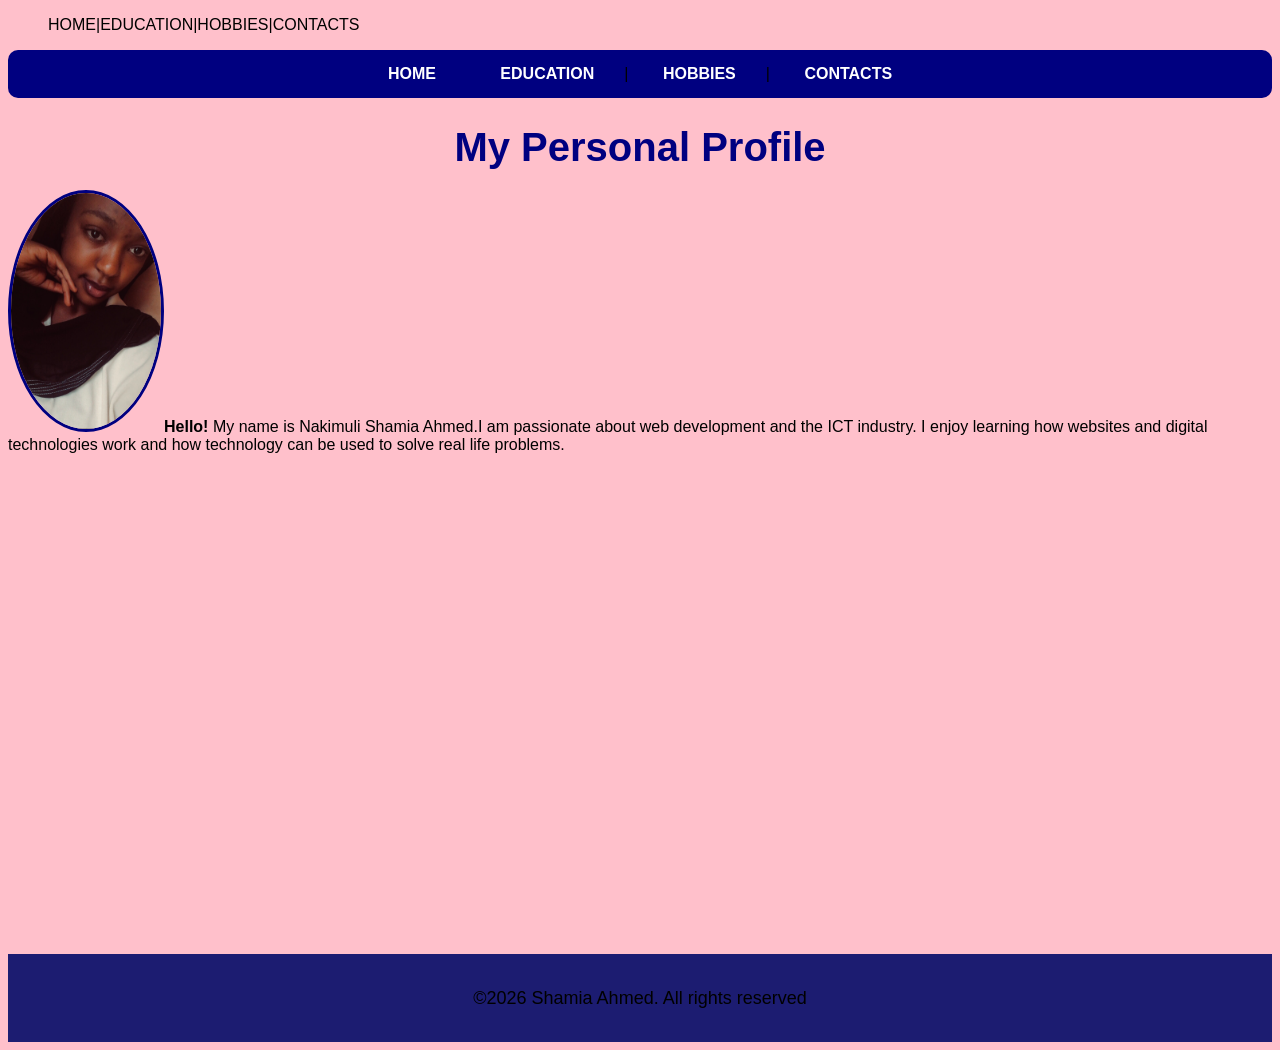
<file: KIMULI/index.html>
<!DOCTYPE html>
<html>
    <head>
        <title>My Personal Profile</title>
        <link rel="stylesheet"  href="my style.css"
    </head>
    <body>
        <MENU>HOME|EDUCATION|HOBBIES|CONTACTS</MENU>
      <nav>
        <a href="index.html">HOME</a>
            <a href="education.html">EDUCATION</a>|
            <a href="hobbies.html">HOBBIES</a>|
            <a href="contacts.html">CONTACTS</a>
      </nav>

        <h1><b>My Personal Profile</b></h1>
        <img src="shami.jpg"width="150"
        <p><b>Hello!</b> My name is <span name="shamia">Nakimuli Shamia Ahmed</span>.I am passionate about web development and the ICT industry.
        I enjoy learning how websites and digital technologies work and how technology can be used to solve real life problems.
    </p>
   
    <footer><p>&copy;2026 <span name="shamia">Shamia Ahmed.</span> All rights reserved</p></footer>
    </body>
</html>
</file>
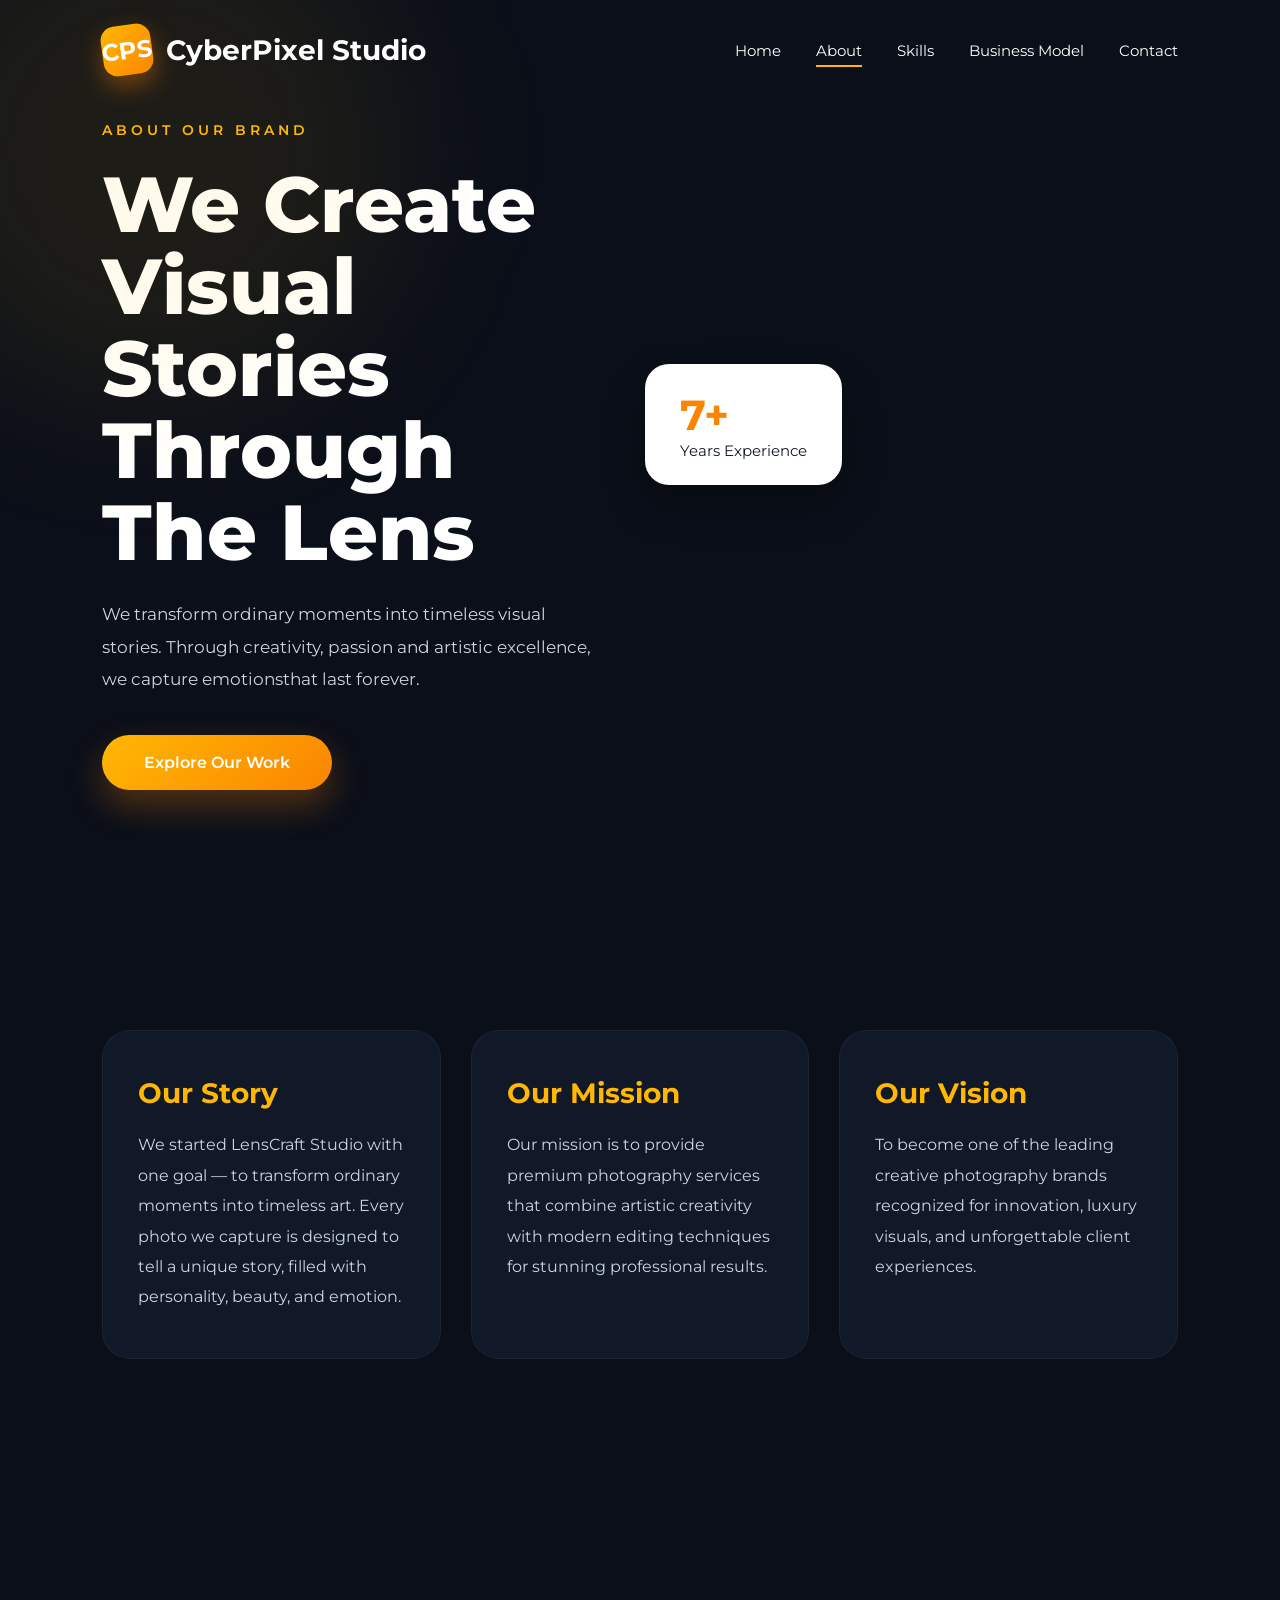
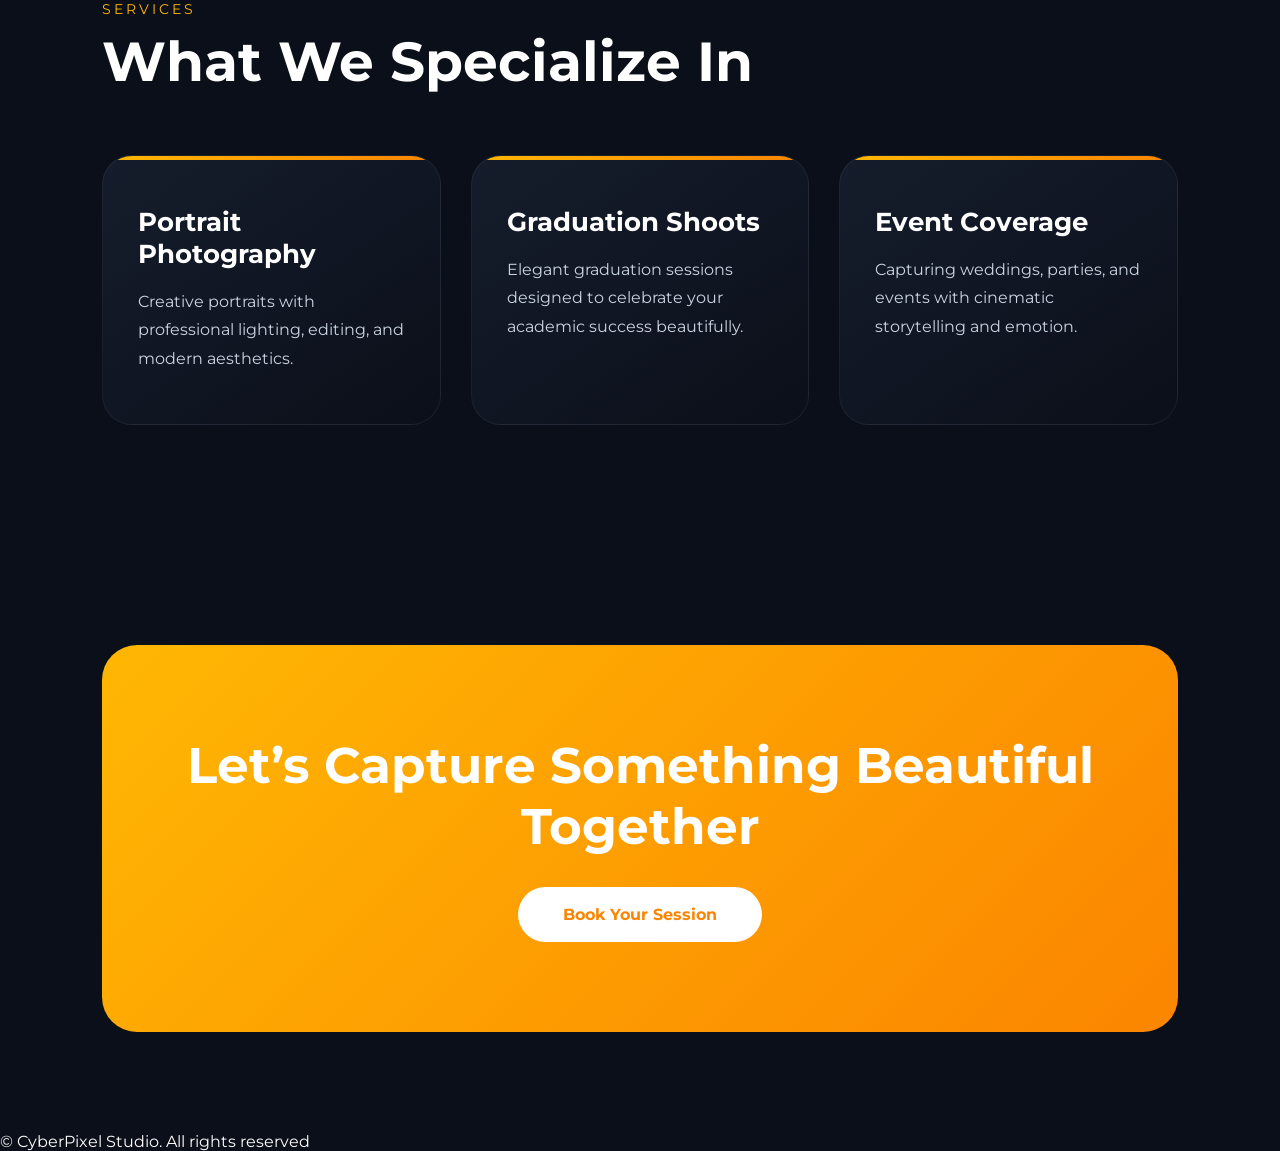
<file: finale/about.html>
<!DOCTYPE html>
<html lang="en">
<head>
    <meta charset="UTF-8" />
    <meta name="viewport" content="width=device-width, initial-scale=1.0"/>
    <title>About Us | CyberPixel Studio</title>

    <!-- Google Font -->
    <link href="https://fonts.googleapis.com/css2?family=Montserrat:wght@300;400;500;600;700;800&display=swap" rel="stylesheet">

    <!-- CSS -->
    <link rel="stylesheet" href="about.css">
</head>
<body>

    <!-- NAVIGATION -->
    <header>
        <nav class="navbar">

            <div class="logo">
                <div class="logo-box">CPS</div>
                <h2>CyberPixel Studio</h2>
            </div>

            <ul class="nav-links">
                <li><a href="index.html">Home</a></li>
                <li><a class="active" href="about.html">About</a></li>
                <li><a href="skills.html">Skills</a></li>
                <li><a href="business model.html">Business Model</a></li>
                <li><a href="contact.html">Contact</a></li>
            </ul>

        </nav>
    </header>

    <!-- HERO SECTION -->
    <section class="hero">

        <div class="hero-text">

            <span class="mini-title">ABOUT OUR BRAND</span>

            <h1>
                We Create <br>
                Visual Stories <br>
                Through The Lens
            </h1>

            <p>
                We transform ordinary moments into timeless visual stories.
                Through creativity, passion and artistic excellence, we capture emotionsthat last forever.
            </p>

            <a href="skills.html" class="hero-btn">Explore Our Work</a>

        </div>

        <div class="hero-image">



            <div class="experience-box">
                <h2>7+</h2>
                <span>Years Experience</span>
            </div>

        </div>

    </section>

    <!-- MIDDLE SECTION -->
    <section class="story-section">

        <div class="story-card">
            <h2>Our Story</h2>

            <p>
                We started LensCraft Studio with one goal —
                to transform ordinary moments into timeless art.
                Every photo we capture is designed to tell a unique story,
                filled with personality, beauty, and emotion.
            </p>
        </div>

        <div class="story-card">
            <h2>Our Mission</h2>

            <p>
                Our mission is to provide premium photography services
                that combine artistic creativity with modern editing
                techniques for stunning professional results.
            </p>
        </div>

        <div class="story-card">
            <h2>Our Vision</h2>

            <p>
                To become one of the leading creative photography brands
                recognized for innovation, luxury visuals,
                and unforgettable client experiences.
            </p>
        </div>

    </section>

    <!-- SERVICES -->
    <section class="services">

        <div class="services-title">
            <span>SERVICES</span>
            <h2>What We Specialize In</h2>
        </div>

        <div class="services-grid">

            <div class="service-box">
                <h3>Portrait Photography</h3>
                <p>
                    Creative portraits with professional lighting,
                    editing, and modern aesthetics.
                </p>
            </div>

            <div class="service-box">
                <h3>Graduation Shoots</h3>
                <p>
                    Elegant graduation sessions designed to celebrate
                    your academic success beautifully.
                </p>
            </div>

            <div class="service-box">
                <h3>Event Coverage</h3>
                <p>
                    Capturing weddings, parties, and events with
                    cinematic storytelling and emotion.
                </p>
            </div>

        </div>

    </section>

    <!-- CTA -->
    <section class="cta">

        <h2>Let’s Capture Something Beautiful Together</h2>

        <a href="contact.html" class="cta-btn">Book Your Session</a>

    </section>
    <footer>
        <p>
            &copy; CyberPixel Studio. All rights reserved
        </p>
    </footer>

</body>
</html>
</file>
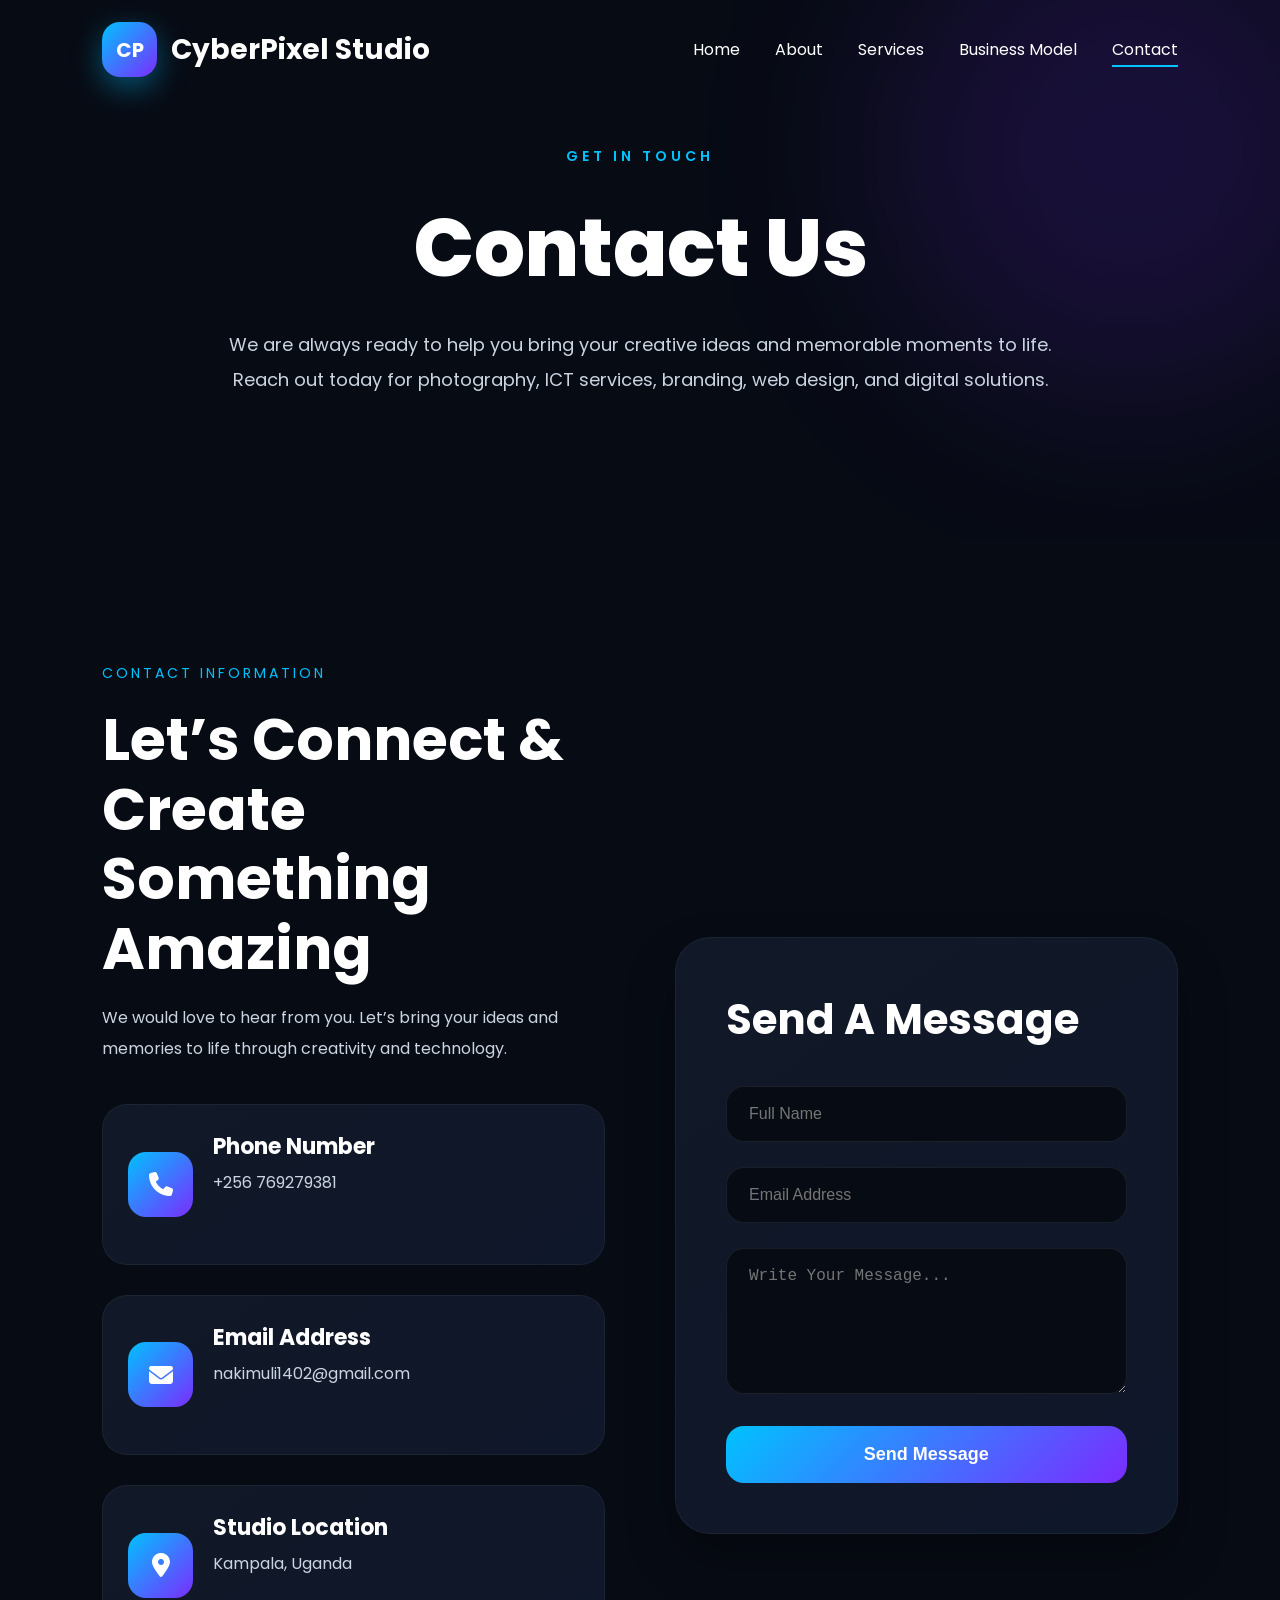
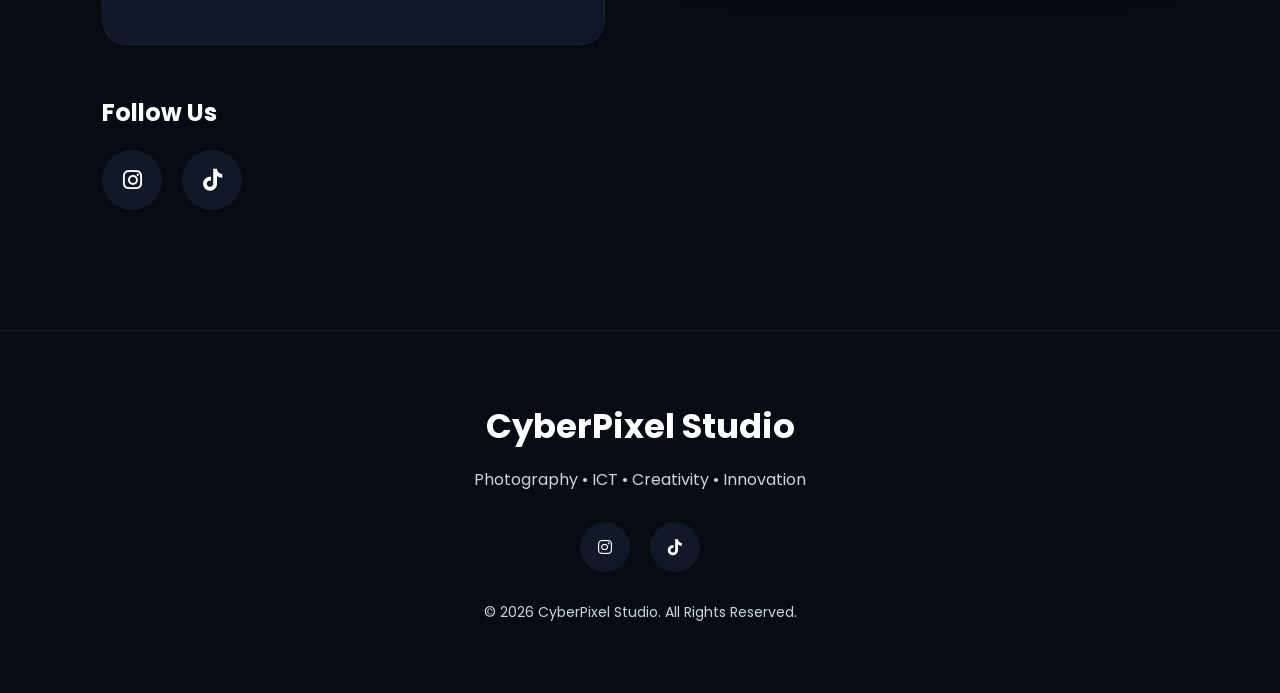
<file: finale/contact.html>
<!DOCTYPE html>
<html lang="en">
<head>
    <meta charset="UTF-8">
    <meta name="viewport" content="width=device-width, initial-scale=1.0">
    <title>Contact Us | CyberPixel Studio</title>

    <!-- GOOGLE FONT -->
    <link href="https://fonts.googleapis.com/css2?family=Poppins:wght@300;400;500;600;700;800&display=swap" rel="stylesheet">

    <!-- FONT AWESOME -->
    <link rel="stylesheet"
    href="https://cdnjs.cloudflare.com/ajax/libs/font-awesome/6.5.1/css/all.min.css">

    <!-- CSS -->
    <link rel="stylesheet" href="contacts.css">

</head>
<body>

    <!-- ================= NAVBAR ================= -->

    <header>

        <nav class="navbar">

            <div class="logo">

                <div class="logo-box">CP</div>

                <h2>CyberPixel Studio</h2>

            </div>

            <ul class="nav-links">

                <li><a href="index.html">Home</a></li>
                <li><a href="about.html">About</a></li>
                <li><a href="skills.html">Services</a></li>
                <li><a href="business model.html">Business Model</a></li>
                <li><a class="active" href="contact.html">Contact</a></li>

            </ul>

        </nav>

    </header>

    <!-- ================= HERO SECTION ================= -->

    <section class="hero">

        <div class="hero-content">

            <span class="mini-title">
                GET IN TOUCH
            </span>

            <h1>Contact Us</h1>

            <p>
                We are always ready to help you bring your
                creative ideas and memorable moments to life.
                Reach out today for photography, ICT services,
                branding, web design, and digital solutions.
            </p>

        </div>

    </section>

    <!-- ================= CONTACT SECTION ================= -->

    <section class="contact-section">

        <!-- LEFT SIDE -->

        <div class="contact-info">

            <span>CONTACT INFORMATION</span>

            <h2>
                Let’s Connect & Create Something Amazing
            </h2>

            <p>
                We would love to hear from you.
                Let’s bring your ideas and memories
                to life through creativity and technology.
            </p>

            <!-- PHONE -->

            <div class="info-box">

                <div class="info-icon">
                    <i class="fa-solid fa-phone"></i>
                </div>

                <div>
                    <h3>Phone Number</h3>
                    <p>+256 769279381</p>
                </div>

            </div>

            <!-- EMAIL -->

            <div class="info-box">

                <div class="info-icon">
                    <i class="fa-solid fa-envelope"></i>
                </div>

                <div>
                    <h3>Email Address</h3>
                    <p>nakimuli1402@gmail.com</p>
                </div>

            </div>

            <!-- LOCATION -->

            <div class="info-box">

                <div class="info-icon">
                    <i class="fa-solid fa-location-dot"></i>
                </div>

                <div>
                    <h3>Studio Location</h3>
                    <p>Kampala, Uganda</p>
                </div>

            </div>

            <!-- SOCIAL MEDIA -->

            <div class="social-media">

                <h3>Follow Us</h3>

                <div class="social-links">

                    <!-- INSTAGRAM -->

                    <a href="https://www.instagram.com/shermier2289?igsh=MXJiZHk2dTJ1MGl6bA%3D%3D&utm_source=qr"
                    target="_blank">

                        <i class="fa-brands fa-instagram"></i>

                    </a>

                    <!-- TIKTOK -->

                    <a href="https://www.tiktok.com/@mier2289?_r=1&_t=ZS-96Uf1cAhiP1"
                    target="_blank">

                        <i class="fa-brands fa-tiktok"></i>

                    </a>

                </div>

            </div>

        </div>

        <!-- RIGHT SIDE -->

        <div class="contact-form-container">

            <form class="contact-form">

                <h2>Send A Message</h2>

                <!-- FULL NAME -->

                <div class="input-group">

                    <input type="text"
                    placeholder="Full Name"
                    required>

                </div>

                <!-- EMAIL -->

                <div class="input-group">

                    <input type="email"
                    placeholder="Email Address"
                    required>

                </div>

                <!-- MESSAGE -->

                <div class="input-group">

                    <textarea
                    rows="6"
                    placeholder="Write Your Message..."
                    required></textarea>

                </div>

                <!-- BUTTON -->

                <button type="submit"
                class="submit-btn">

                    Send Message

                </button>

            </form>

        </div>

    </section>

    <!-- ================= FOOTER ================= -->

    <footer>

        <div class="footer-content">

            <h2>CyberPixel Studio</h2>

            <p>
                Photography • ICT • Creativity • Innovation
            </p>

            <div class="footer-socials">

                <a href="https://www.instagram.com/shermier2289?igsh=MXJiZHk2dTJ1MGl6bA%3D%3D&utm_source=qr"
                target="_blank">

                    <i class="fa-brands fa-instagram"></i>

                </a>

                <a href="https://www.tiktok.com/@mier2289?_r=1&_t=ZS-96Uf1cAhiP1"
                target="_blank">

                    <i class="fa-brands fa-tiktok"></i>

                </a>

            </div>

            <p class="copyright">
                © 2026 CyberPixel Studio. All Rights Reserved.
            </p>

        </div>

    </footer>

</body>
</html>
</file>
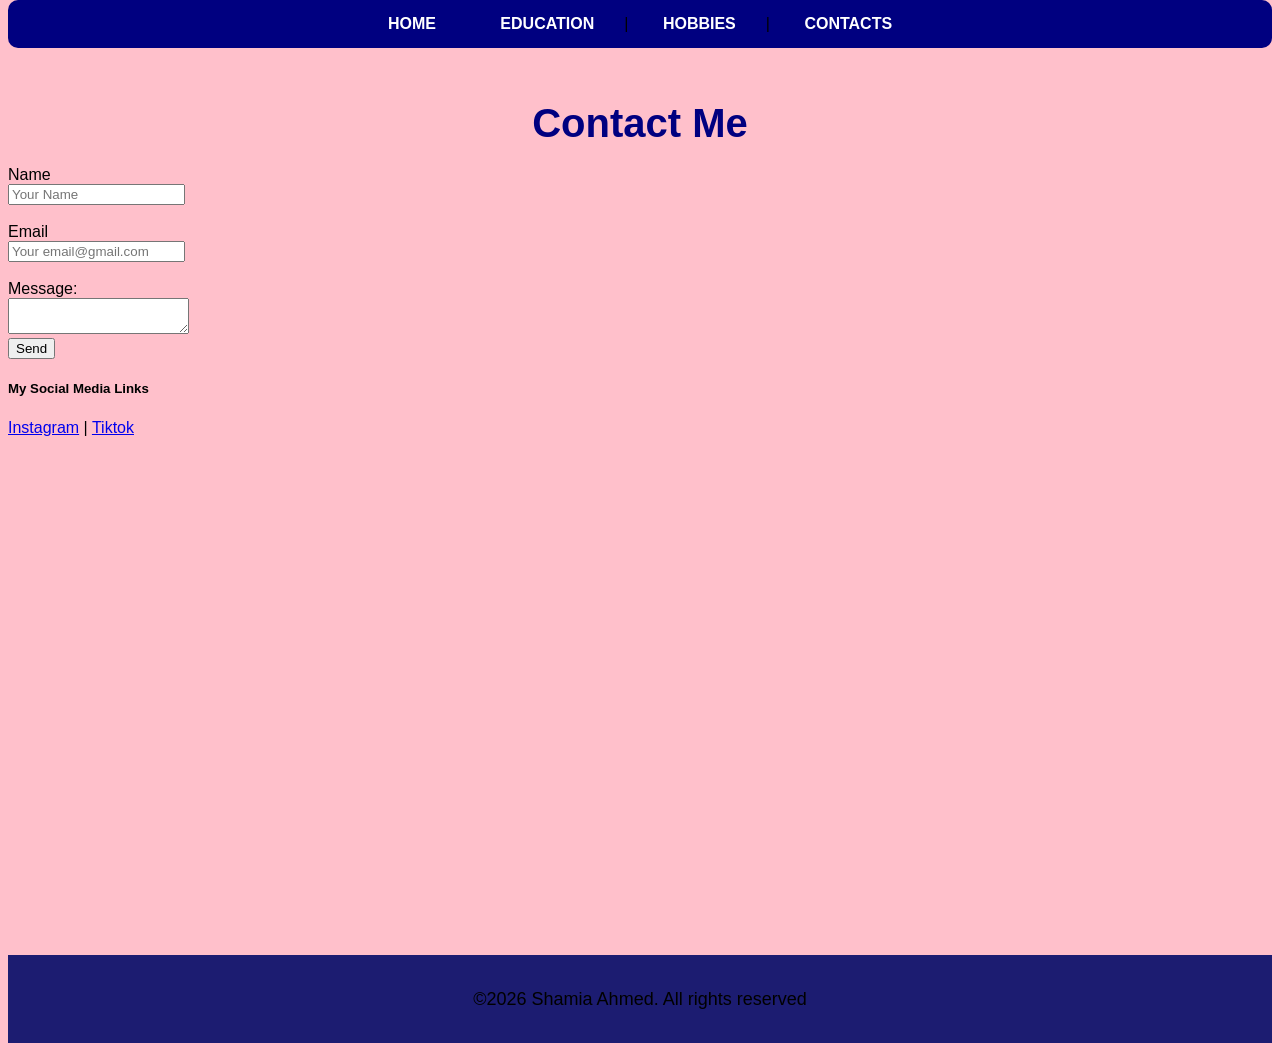
<file: KIMULI/contacts.html>
<!DOCTYPE html>
<html>
    <head>
        <title>My Personal Profile</title>
        <link rel="stylesheet" href="my style.css"
    </head>
    <body>
       
      <nav>
        <a href="index.html">HOME</a>
            <a href="education.html">EDUCATION</a>|
            <a href="hobbies.html">HOBBIES</a>|
            <a href="contacts.html">CONTACTS</a>
      </nav>


    
    <h4><b>Contact Me</b></h4>
    <form>
        <label>Name</label><br>
        <input type="text" placeholder="Your Name"><br><br>
    </form>
    <form>
        <label>Email</label><br>
        <input type="text" placeholder="Your email@gmail.com"><br><br>
    </form>
    <form>
        <label>Message:</label><br>
        <textarea id="Message" name="Message"></textarea>
        <br>
        <button type="submit">Send</button>
    </form>
    <h5><b>My Social Media Links</b></h5>
    <a href="https://www.instagram.com/shermier2289?igsh=MXJiZHk2dTJ1MGl6bA%3D%3D&utm_source=qr">Instagram</a> |
    <a href="https://www.tiktok.com/@mier2289?_r=1&_t=ZS-96K9iyJr9UN">Tiktok</a>
    <br><br>
    <footer><p>&copy;2026 <span name="shamia">Shamia Ahmed</span>. All rights reserved</p></footer>
    </body>
</html>
</file>
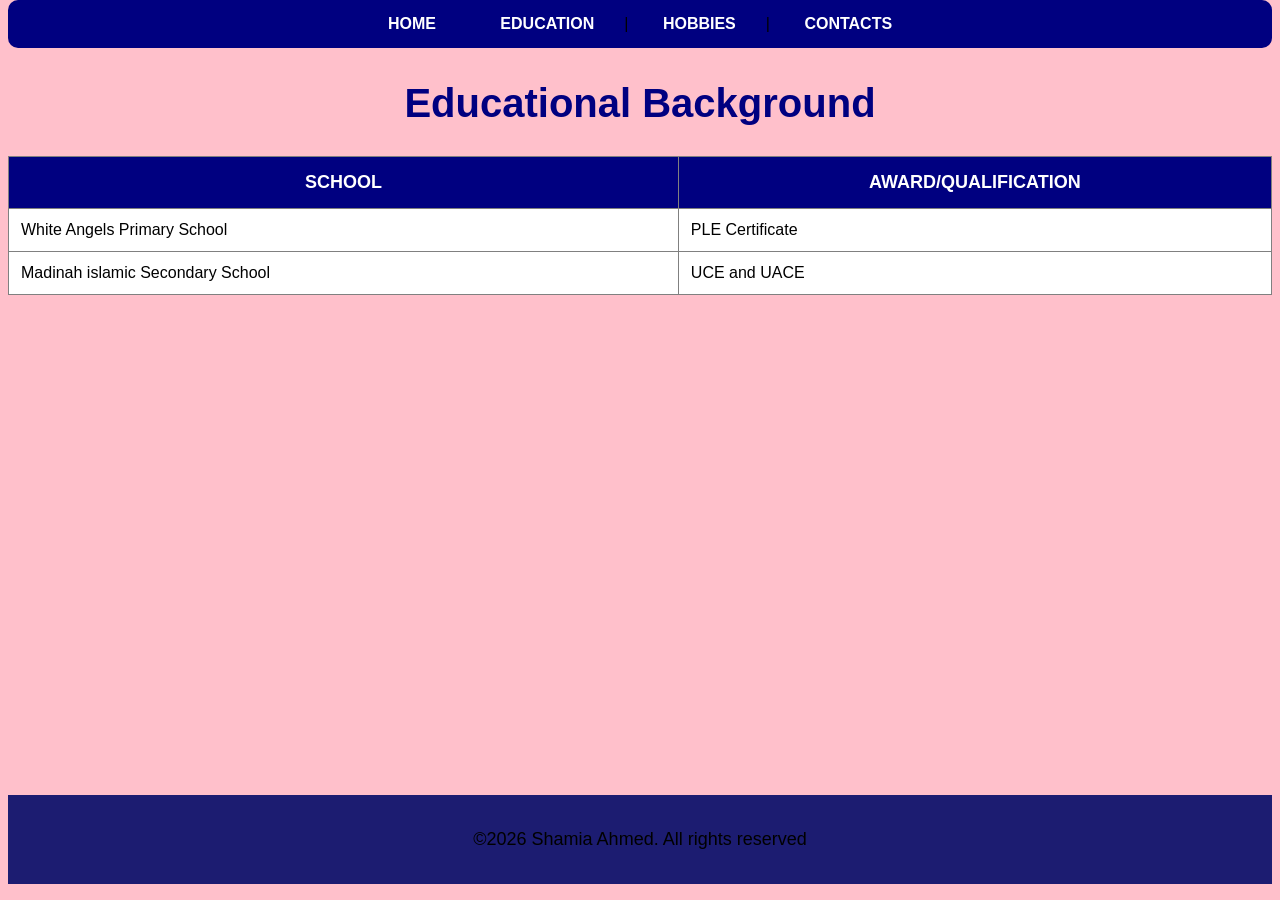
<file: KIMULI/education.html>
<!DOCTYPE html>
<html>
    <head>
        <title>My Personal Profile</title>
        <link rel="stylesheet"  href="my style.css"
    </head>
    <body>
      <nav>
        <a href="index.html">HOME</a>
            <a href="education.html">EDUCATION</a>|
            <a href="hobbies.html">HOBBIES</a>|
            <a href="contacts.html">CONTACTS</a>
      </nav>

       
    <h2><b>Educational Background</b></h2>
    <table border="1" cellpadding="5" cellspacing="0">
        <tr>
            <th>
                SCHOOL
            </th>
            <th>AWARD/QUALIFICATION</th>
        </tr>
        <tr>
            <td>
                White Angels Primary School
            </td>
            <td>
                PLE Certificate
            </td>
            </tr>
            <tr>
                <td>
                    Madinah islamic Secondary School
                </td>
                <td>UCE and UACE</td>
            </tr>
        
    </table>
   
    <footer><p>&copy;2026 <span name="shamia">Shamia Ahmed</span>. All rights reserved</p></footer>
    </body>
</html>
</file>
<file: KIMULI/my style.css>
body {
    margin-top: 0;
     font-family: Arial,  sans-serif;
    background-color: pink;
    padding:0;
}
/*navigation bar*/

nav{
    background-color: navy;
    padding: 15px;
    text-align: center;

   
    border-radius: 10px;
    
} 
nav a{
    color:white;
    font-size: 18xp;
    font-family: Arial, Helvetica, sans-serif;
    transition: 0.3s;
    text-decoration: none;
    margin: 15px;
    font-weight: bold;
    padding: 10px 15px;
    border-radius: 5px;
    
}
a:hover{
    background-color: hotpink;
    color: white;
    /*main content*/
    
}
h1,h2,h3,h4{
    font-size: 40px;
    color: navy;
    text-align: center;
    margin-bottom: 20px;

}
/*Profile section*/
.profile{
    display: flex;
    align-items: center;
    gap: 30px;
    margin-top: 30px;

}
 img{
    
    border-radius: calc(50%);
    border: 3px solid navy;
    

}
/*paragraph*/
p{
    font-size: 18px;
    line-height: 1.8;
    color: black;

}
/*table styling*/
table{
    width: 100%;
    border-collapse:collapse;
    margin-top: 30px;
    background-color: white;

}
th{
    background-color: navy;
    color: white;
    padding: 15px;
    font-size: 18px;


}
td{padding: 12px;
border: 1px solid gray;
}
trnth-child(even){
    background-color: lightgray;
}
/*footer*/
footer{
    text-align: center;
    margin-top:500px;
    background-color: rgb(28, 28, 113);
    color:white;
    padding:10px;
}
</file>
<file: finale/about.css>
*{
    margin: 0;
    padding: 0;
    box-sizing: border-box;
}

body{
    font-family: 'Montserrat', sans-serif;
    background: #0b0f19;
    color: white;
    overflow-x: hidden;
}

/* NAVBAR */

.navbar{
    width: 100%;
    padding: 25px 8%;
    display: flex;
    justify-content: space-between;
    align-items: center;
    position: absolute;
    z-index: 1000;
}

.logo{
    display: flex;
    align-items: center;
    gap: 14px;
}

.logo-box{
    width: 50px;
    height: 50px;
    background: linear-gradient(135deg,#ffb703,#fb8500);
    display: flex;
    justify-content: center;
    align-items: center;
    border-radius: 14px;
    font-size: 24px;
    font-weight: 700;
    color: white;
    transform: rotate(-8deg);
    box-shadow: 0 10px 25px rgba(251,133,0,0.4);
}

.logo h2{
    font-size: 28px;
    font-weight: 700;
}

.nav-links{
    display: flex;
    list-style: none;
    gap: 35px;
}

.nav-links a{
    text-decoration: none;
    color: white;
    font-size: 15px;
    transition: 0.4s;
    position: relative;
}

.nav-links a::after{
    content: '';
    position: absolute;
    width: 0;
    height: 2px;
    background: #ffb703;
    left: 0;
    bottom: -7px;
    transition: 0.4s;
}

.nav-links a:hover::after,
.nav-links .active::after{
    width: 100%;
}

.nav-links a:hover{
    color: #ffb703;
}

/* HERO */

.hero{
    min-height: 100vh;
    display: grid;
    grid-template-columns: repeat(2,1fr);
    align-items: center;
    padding: 120px 8%;
    gap: 70px;
    position: relative;
}

/* BACKGROUND GLOW */

.hero::before{
    content: '';
    position: absolute;
    width: 500px;
    height: 500px;
    background: rgba(255,183,3,0.08);
    border-radius: 50%;
    top: -100px;
    left: -100px;
    filter: blur(80px);
}

/* HERO TEXT */

.mini-title{
    color: #ffb703;
    letter-spacing: 4px;
    font-size: 14px;
    font-weight: 600;
}

.hero-text h1{
    font-size: 78px;
    line-height: 1.05;
    margin: 25px 0;
    font-weight: 800;
    animation: slideUp 1.2s ease;
}

.hero-text p{
    color: #cbd5e1;
    line-height: 1.9;
    font-size: 17px;
    max-width: 600px;
    margin-bottom: 40px;
}

.hero-btn{
    display: inline-block;
    padding: 18px 42px;
    background: linear-gradient(135deg,#ffb703,#fb8500);
    color: white;
    text-decoration: none;
    border-radius: 60px;
    font-weight: 600;
    transition: 0.4s;
    box-shadow: 0 15px 35px rgba(251,133,0,0.3);
}

.hero-btn:hover{
    transform: translateY(-6px) scale(1.03);
}

/* HERO IMAGE */

.hero-image{
    position: relative;
    animation: float 5s ease-in-out infinite;
}

.hero-image img{
    width: 100%;
    border-radius: 30px;
    object-fit: cover;
    box-shadow: 0 25px 50px rgba(0,0,0,0.5);
}

/* EXPERIENCE BOX */

.experience-box{
    position: absolute;
    bottom: -30px;
    left: -30px;
    background: white;
    color: #111827;
    padding: 25px 35px;
    border-radius: 24px;
    box-shadow: 0 20px 40px rgba(0,0,0,0.3);
}

.experience-box h2{
    font-size: 42px;
    color: #fb8500;
}

.experience-box span{
    font-size: 15px;
}

/* STORY SECTION */

.story-section{
    padding: 120px 8%;
    display: grid;
    grid-template-columns: repeat(3,1fr);
    gap: 30px;
}

.story-card{
    background: #111827;
    padding: 45px 35px;
    border-radius: 28px;
    transition: 0.4s;
    border: 1px solid rgba(255,255,255,0.05);
}

.story-card:hover{
    transform: translateY(-12px);
    background: linear-gradient(180deg,#1f2937,#111827);
}

.story-card h2{
    font-size: 28px;
    margin-bottom: 20px;
    color: #ffb703;
}

.story-card p{
    color: #cbd5e1;
    line-height: 1.9;
}

/* SERVICES */

.services{
    padding: 120px 8%;
}

.services-title span{
    color: #ffb703;
    letter-spacing: 3px;
    font-size: 14px;
}

.services-title h2{
    font-size: 55px;
    margin-top: 10px;
    margin-bottom: 60px;
}

.services-grid{
    display: grid;
    grid-template-columns: repeat(3,1fr);
    gap: 30px;
}

.service-box{
    padding: 50px 35px;
    border-radius: 30px;
    background:
    linear-gradient(145deg,#151d2c,#0b0f19);
    border: 1px solid rgba(255,255,255,0.06);
    transition: 0.5s;
    position: relative;
    overflow: hidden;
}

.service-box::before{
    content: '';
    position: absolute;
    width: 100%;
    height: 4px;
    background: linear-gradient(90deg,#ffb703,#fb8500);
    left: 0;
    top: 0;
}

.service-box:hover{
    transform: translateY(-10px);
}

.service-box h3{
    font-size: 26px;
    margin-bottom: 18px;
}

.service-box p{
    color: #cbd5e1;
    line-height: 1.8;
}

/* CTA */

.cta{
    margin: 100px 8%;
    padding: 90px 50px;
    border-radius: 35px;
    background:
    linear-gradient(135deg,#ffb703,#fb8500);
    text-align: center;
}

.cta h2{
    font-size: 50px;
    margin-bottom: 30px;
    color: white;
}

.cta-btn{
    display: inline-block;
    padding: 18px 45px;
    background: white;
    color: #fb8500;
    text-decoration: none;
    border-radius: 50px;
    font-weight: 700;
    transition: 0.4s;
}

.cta-btn:hover{
    transform: scale(1.05);
}

/* ANIMATIONS */

@keyframes slideUp{
    from{
        opacity: 0;
        transform: translateY(40px);
    }

    to{
        opacity: 1;
        transform: translateY(0);
    }
}

@keyframes float{
    0%{
        transform: translateY(0px);
    }

    50%{
        transform: translateY(-15px);
    }

    100%{
        transform: translateY(0px);
    }
}

/* RESPONSIVE */

@media(max-width: 1100px){

    .hero{
        grid-template-columns: 1fr;
    }

    .story-section,
    .services-grid{
        grid-template-columns: 1fr;
    }

    .hero-text h1{
        font-size: 58px;
    }
}

@media(max-width: 768px){

    .navbar{
        flex-direction: column;
        gap: 20px;
    }

    .nav-links{
        flex-wrap: wrap;
        justify-content: center;
    }

    .hero-text h1{
        font-size: 44px;
    }

    .services-title h2,
    .cta h2{
        font-size: 38px;
    }

    .experience-box{
        left: 20px;
        bottom: 20px;
    }
}

@media(max-width: 500px){

    .hero-text h1{
        font-size: 36px;
    }

    .logo h2{
        font-size: 22px;
    }

    .cta{
        padding: 70px 25px;
    }
}
</file>
<file: finale/contacts.css>
/* ================= GLOBAL STYLES ================= */

*{
    margin: 0;
    padding: 0;
    box-sizing: border-box;
}

body{
    font-family: 'Poppins', sans-serif;
    background: #070b14;
    color: white;
    overflow-x: hidden;
}

/* ================= NAVBAR ================= */

.navbar{
    width: 100%;
    padding: 22px 8%;
    display: flex;
    justify-content: space-between;
    align-items: center;
    position: absolute;
    z-index: 1000;
}

.logo{
    display: flex;
    align-items: center;
    gap: 14px;
}

.logo-box{
    width: 55px;
    height: 55px;
    border-radius: 18px;
    background: linear-gradient(135deg,#00c2ff,#7b2cff);
    display: flex;
    justify-content: center;
    align-items: center;
    font-weight: 700;
    font-size: 20px;
    box-shadow: 0 10px 30px rgba(0,194,255,0.4);
}

.logo h2{
    font-size: 28px;
    font-weight: 700;
}

.nav-links{
    display: flex;
    list-style: none;
    gap: 35px;
}

.nav-links a{
    color: white;
    text-decoration: none;
    position: relative;
    transition: 0.4s;
}

.nav-links a::after{
    content: '';
    position: absolute;
    left: 0;
    bottom: -6px;
    width: 0;
    height: 2px;
    background: #00c2ff;
    transition: 0.4s;
}

.nav-links a:hover::after,
.nav-links .active::after{
    width: 100%;
}

.nav-links a:hover{
    color: #00c2ff;
}

/* ================= HERO SECTION ================= */

.hero{
    height: 60vh;
    display: flex;
    justify-content: center;
    align-items: center;
    text-align: center;
    padding: 120px 8%;
    position: relative;
    overflow: hidden;
}

.hero::before{
    content: '';
    position: absolute;
    width: 500px;
    height: 500px;
    background: rgba(123,44,255,0.15);
    border-radius: 50%;
    top: -100px;
    right: -100px;
    filter: blur(90px);
}

.hero-content{
    position: relative;
    z-index: 2;
    max-width: 850px;
    animation: fadeUp 1s ease;
}

.mini-title{
    color: #00c2ff;
    letter-spacing: 4px;
    font-size: 14px;
    font-weight: 600;
}

.hero-content h1{
    font-size: 80px;
    margin: 20px 0;
    font-weight: 800;
}

.hero-content p{
    color: #cbd5e1;
    line-height: 1.9;
    font-size: 18px;
}

/* ================= CONTACT SECTION ================= */

.contact-section{
    padding: 120px 8%;
    display: grid;
    grid-template-columns: repeat(2,1fr);
    gap: 70px;
    align-items: center;
}

/* ================= CONTACT INFO ================= */

.contact-info span{
    color: #00c2ff;
    letter-spacing: 3px;
    font-size: 14px;
}

.contact-info h2{
    font-size: 58px;
    margin: 20px 0;
    line-height: 1.2;
}

.contact-info p{
    color: #cbd5e1;
    line-height: 1.9;
    margin-bottom: 40px;
}

/* INFO BOX */

.info-box{
    display: flex;
    align-items: center;
    gap: 20px;
    margin-bottom: 30px;
    background: linear-gradient(145deg,#111827,#0f172a);
    padding: 25px;
    border-radius: 25px;
    transition: 0.4s;
    border: 1px solid rgba(255,255,255,0.05);
}

.info-box:hover{
    transform: translateY(-8px);
}

.info-icon{
    width: 65px;
    height: 65px;
    border-radius: 18px;
    background: linear-gradient(135deg,#00c2ff,#7b2cff);
    display: flex;
    justify-content: center;
    align-items: center;
    font-size: 24px;
}

.info-box h3{
    margin-bottom: 5px;
    font-size: 22px;
}

/* ================= SOCIAL MEDIA ================= */

.social-media{
    margin-top: 50px;
}

.social-media h3{
    margin-bottom: 20px;
    font-size: 24px;
}

.social-links{
    display: flex;
    gap: 20px;
}

.social-links a{
    width: 60px;
    height: 60px;
    border-radius: 50%;
    background: #111827;
    display: flex;
    justify-content: center;
    align-items: center;
    color: white;
    font-size: 22px;
    text-decoration: none;
    transition: 0.4s;
}

.social-links a:hover{
    background: linear-gradient(135deg,#00c2ff,#7b2cff);
    transform: translateY(-5px);
}

/* ================= CONTACT FORM ================= */

.contact-form-container{
    background: linear-gradient(145deg,#111827,#0f172a);
    padding: 50px;
    border-radius: 35px;
    box-shadow: 0 25px 50px rgba(0,0,0,0.3);
    border: 1px solid rgba(255,255,255,0.05);
}

.contact-form h2{
    font-size: 42px;
    margin-bottom: 35px;
}

/* INPUTS */

.input-group{
    margin-bottom: 25px;
}

.input-group input,
.input-group textarea{
    width: 100%;
    padding: 18px 22px;
    background: #070b14;
    border: 1px solid rgba(255,255,255,0.08);
    border-radius: 18px;
    outline: none;
    color: white;
    font-size: 16px;
    transition: 0.4s;
}

.input-group input:focus,
.input-group textarea:focus{
    border-color: #00c2ff;
    box-shadow: 0 0 15px rgba(0,194,255,0.2);
}

/* BUTTON */

.submit-btn{
    width: 100%;
    padding: 18px;
    border: none;
    border-radius: 18px;
    background: linear-gradient(135deg,#00c2ff,#7b2cff);
    color: white;
    font-size: 18px;
    font-weight: 600;
    cursor: pointer;
    transition: 0.4s;
}

.submit-btn:hover{
    transform: translateY(-5px);
    box-shadow: 0 15px 30px rgba(0,194,255,0.3);
}

/* ================= FOOTER ================= */

footer{
    padding: 70px 8%;
    text-align: center;
    border-top: 1px solid rgba(255,255,255,0.08);
}

.footer-content h2{
    font-size: 34px;
    margin-bottom: 15px;
}

.footer-content p{
    color: #cbd5e1;
}

.footer-socials{
    margin: 30px 0;
    display: flex;
    justify-content: center;
    gap: 20px;
}

.footer-socials a{
    width: 50px;
    height: 50px;
    border-radius: 50%;
    background: #111827;
    display: flex;
    justify-content: center;
    align-items: center;
    color: white;
    text-decoration: none;
    transition: 0.4s;
}

.footer-socials a:hover{
    background: linear-gradient(135deg,#00c2ff,#7b2cff);
    transform: translateY(-5px);
}

.copyright{
    margin-top: 20px;
    font-size: 14px;
}

/* ================= ANIMATIONS ================= */

@keyframes fadeUp{

    from{
        opacity: 0;
        transform: translateY(40px);
    }

    to{
        opacity: 1;
        transform: translateY(0);
    }

}

/* ================= RESPONSIVE ================= */

@media(max-width:1100px){

    .contact-section{
        grid-template-columns: 1fr;
    }

}

@media(max-width:768px){

    .navbar{
        flex-direction: column;
        gap: 20px;
    }

    .nav-links{
        flex-wrap: wrap;
        justify-content: center;
    }

    .hero-content h1{
        font-size: 52px;
    }

    .contact-info h2{
        font-size: 40px;
    }

    .contact-form h2{
        font-size: 34px;
    }

}

@media(max-width:500px){

    .hero-content h1{
        font-size: 38px;
    }

    .logo h2{
        font-size: 22px;
    }

    .contact-form-container{
        padding: 35px 25px;
    }

}
</file>
